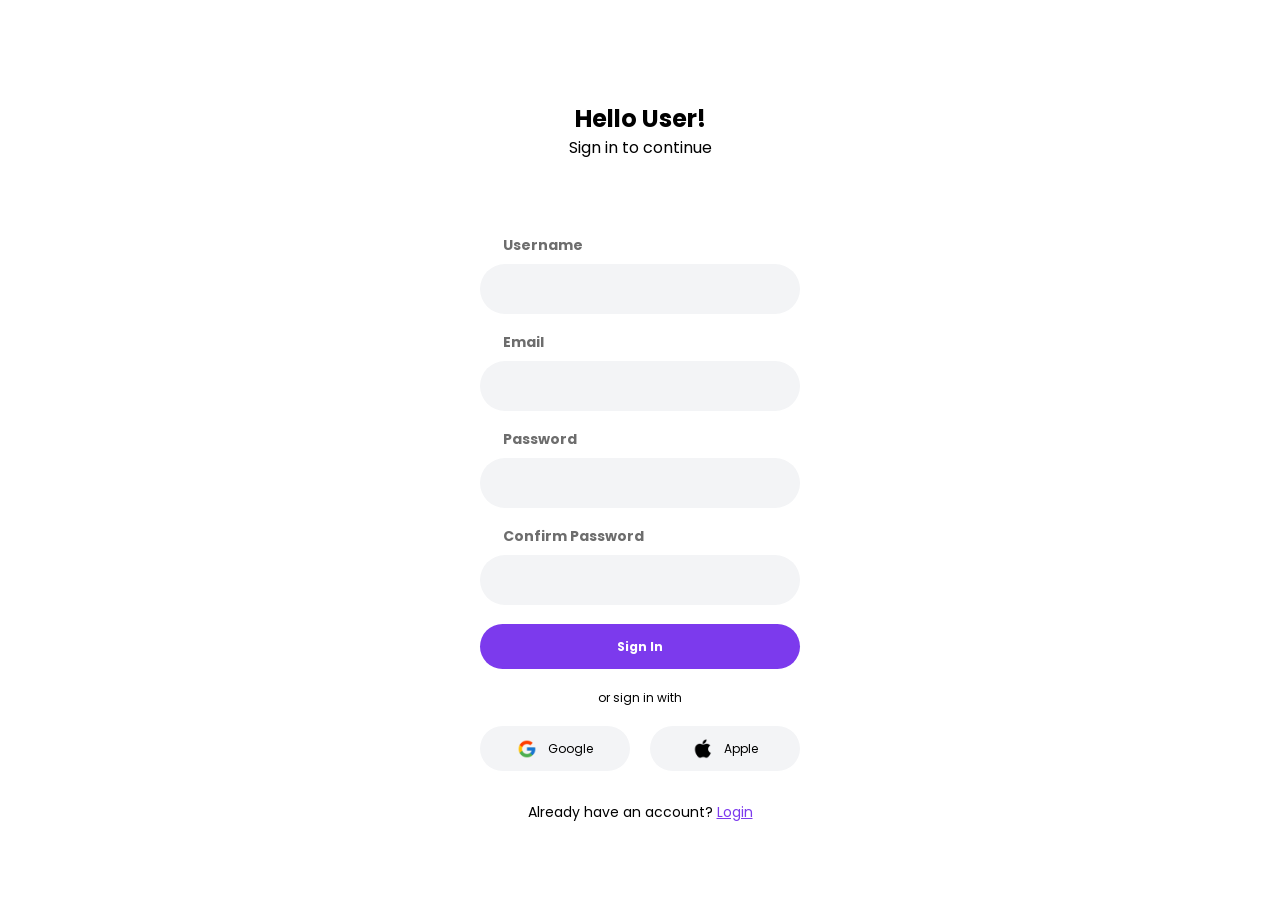
<file: index.html>
<!DOCTYPE html>
<html lang="en">
<head>
    <meta charset="UTF-8">
    <meta name="viewport" content="width=device-width, initial-scale=1.0">
    <title>Sign In</title>

    <link rel="preconnect" href="https://fonts.googleapis.com">
    <link rel="preconnect" href="https://fonts.gstatic.com" crossorigin>
    <link href="https://fonts.googleapis.com/css2?family=Poppins:wght@400;700&display=swap" rel="stylesheet">

    <link rel="stylesheet" href="style.css">
</head>
<body>

    <main class="login-container">
        <h1>Hello User!</h1>
        <p class="subtitle">Sign in to continue</p>

        <form class="login-form">
            <div class="form-group">
                <label for="username">Username</label>
                <input type="text" id="username" name="username">
            </div>

            <div class="form-group">
                <label for="email">Email</label>
                <input type="email" id="email" name="email">
            </div>

            <div class="form-group">
                <label for="password">Password</label>
                <input type="password" id="password" name="password">
            </div>

            <div class="form-group">
                <label for="confirm-password">Confirm Password</label>
                <input type="password" id="confirm-password" name="confirm-password">
            </div>

            <button type="submit" class="sign-in-btn">Sign In</button>
        </form>

        <p class="or-text">or sign in with</p>

        <div class="social-login">
            <button type="button" class="social-btn">
                <img src="asset/google.png" alt="Google" class="social-icon">
                <span>Google</span>
            </button>

            <button type="button" class="social-btn">
                <img src="asset/apple.png" alt="Apple" class="social-icon apple-icon"></span>
                <span>Apple</span>
            </button>
        </div>

        <p class="login-link">
            Already have an account? <a href="login.html">Login</a>
        </p>
    </main>

</body>
</html>
</file>
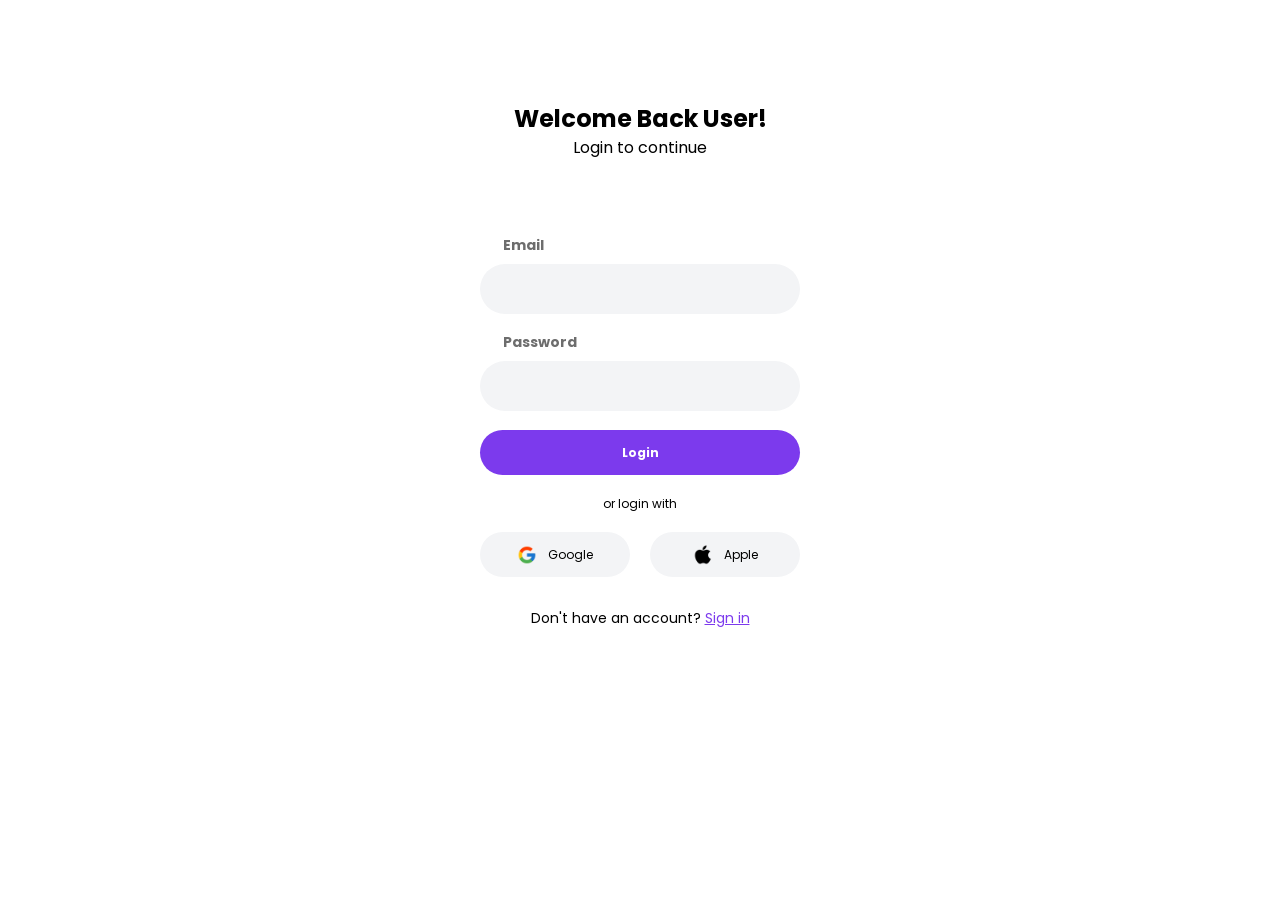
<file: login.html>
<!DOCTYPE html>
<html lang="en">
<head>
    <meta charset="UTF-8">
    <meta name="viewport" content="width=device-width, initial-scale=1.0">
    <title>Login Page</title>

    <link rel="preconnect" href="https://fonts.googleapis.com">
    <link rel="preconnect" href="https://fonts.gstatic.com" crossorigin>
    <link href="https://fonts.googleapis.com/css2?family=Poppins:wght@400;700&display=swap" rel="stylesheet">

    <link rel="stylesheet" href="style.css">
</head>
<body>

    <main class="login-container login-page">
        <h1>Welcome Back User!</h1>
        <p class="subtitle">Login to continue</p>

        <form class="login-form login-form-page">
            <div class="form-group">
                <label for="login-email">Email</label>
                <input type="email" id="login-email" name="email">
            </div>

            <div class="form-group">
                <label for="login-password">Password</label>
                <input type="password" id="login-password" name="password">
            </div>

            <button type="submit" class="login-btn">Login</button>
        </form>

        <p class="or-text login-or">or login with</p>

        <div class="social-login login-social">
            <button type="button" class="social-btn">
                 <img src="asset/google.png" alt="Google" class="social-icon">
                <span>Google</span>
            </button>

            <button type="button" class="social-btn">
                <img src="asset/apple.png" alt="Apple" class="social-icon apple-icon"></span>
                <span>Apple</span>
            </button>
        </div>

        <p class="login-link signup-link">
            Don't have an account? <a href="index.html">Sign in</a>
        </p>
    </main>

</body>
</html>
</file>
<file: style.css>
* {
    box-sizing: border-box;
    margin: 0;
    padding: 0;
}

body {
    min-height: 100vh;
    display: flex;
    justify-content: center;
    align-items: flex-start;
    background: #ffffff;
    font-family: "Poppins", sans-serif;
    color: #000000;
}

.login-container {
    width: 402px;
    min-height: 874px;
    padding-top: 101px;
    position: relative;
    overflow: hidden;
}

h1 {
    text-align: center;
    font-size: 24px;
    font-weight: 700;
    line-height: 36px;
}

.subtitle {
    text-align: center;
    margin-top: -1px;
    font-size: 16px;
    font-weight: 400;
    line-height: 24px;
}

.login-form {
    width: 320px;
    margin: 75px auto 0;
}

.form-group {
    position: relative;
    margin-bottom: 18px;
}

.form-group label {
    display: block;
    margin-left: 23px;
    margin-bottom: 8px;
    color: #6D6D6D;
    font-size: 14px;
    font-weight: 700;
    line-height: 21px;
}

.form-group input {
    display: block;
    width: 320px;
    height: 50px;
    border: none;
    outline: none;
    padding: 0 20px;
    background: #F3F4F6;
    border-radius: 30px;
    font-family: "Poppins", sans-serif;
    font-size: 14px;
}

.form-group input:focus {
    outline: 2px solid #7C3AED;
    outline-offset: 1px;
}

.sign-in-btn {
    width: 320px;
    height: 45px;
    margin-top: 1px;
    border: none;
    border-radius: 30px;
    background: #7C3AED;
    color: #ffffff;
    font-family: "Poppins", sans-serif;
    font-size: 12px;
    font-weight: 700;
    cursor: pointer;
}

.sign-in-btn:hover {
    opacity: 0.9;
}

.login-btn {
    width: 320px;
    height: 45px;
    margin-top: 1px;
    border: none;
    border-radius: 30px;
    background: #7C3AED;
    color: #ffffff;
    font-family: "Poppins", sans-serif;
    font-size: 12px;
    font-weight: 700;
    cursor: pointer;
}

.login-btn:hover {
    opacity: 0.9;
}


.or-text {
    margin-top: 20px;
    text-align: center;
    color: #000000;
    font-size: 12px;
    font-weight: 400;
    line-height: 18px;
}

.social-login {
    width: 320px;
    margin: 19px auto 0;
    display: flex;
    justify-content: space-between;
    gap: 18px;
}

.social-btn {
    width: 150px;
    height: 45px;
    border: none;
    border-radius: 30px;
    background: #F3F4F6;
    display: flex;
    align-items: center;
    justify-content: center;
    gap: 11px;
    color: #000000;
    font-family: "Poppins", sans-serif;
    font-size: 12px;
    font-weight: 400;
    cursor: pointer;
}

.social-btn:hover {
    background: #e5e7eb;
}

.social-icon {
    width: 20px;
    height: 20px;
    display: inline-flex;
    align-items: center;
    justify-content: center;
    font-weight: 700;
}

.logo {
    width: 100px;
    height: auto;
}

.google-icon {
    font-size: 18px;
}

.apple-icon {
    font-size: 15px;
}

.login-link {
    margin-top: 31px;
    text-align: center;
    font-size: 14px;
    font-weight: 400;
}

.login-link a {
    color: #7C3AED;
    text-decoration: underline;
}

@media (max-width: 430px) {
    .login-container {
        width: 100%;
        padding-left: 20px;
        padding-right: 20px;
    }

    .login-form,
    .social-login {
        width: 100%;
    }

    .form-group input,
    .sign-in-btn {
        width: 100%;
    }
}
</file>
